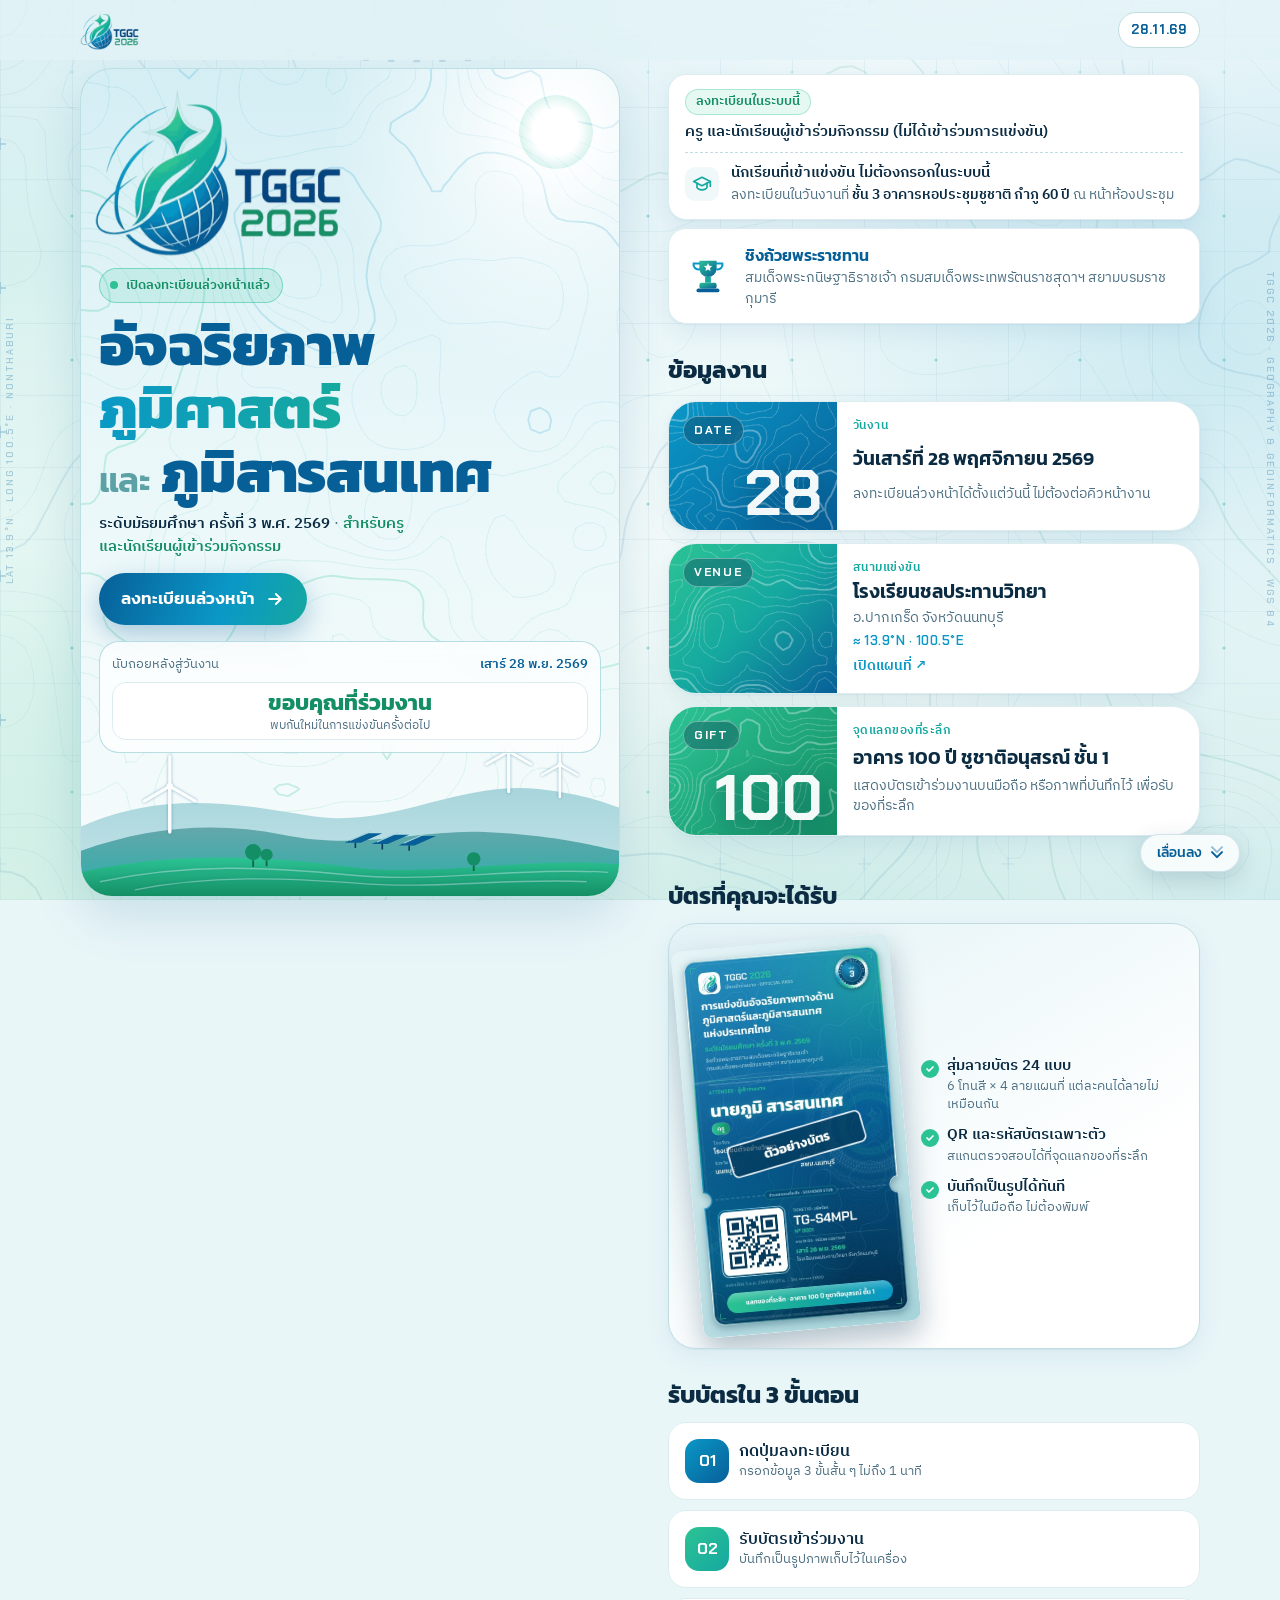
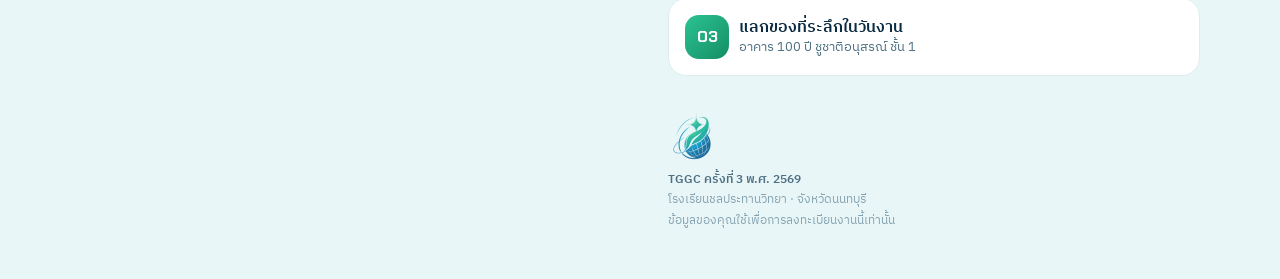
<file: public/index.html>
<!doctype html>
<html lang="th">
<head>
<meta charset="utf-8">
<meta name="viewport" content="width=device-width, initial-scale=1, viewport-fit=cover">
<title>ลงทะเบียน TGGC 2569</title>
<meta name="claude:viewport-fit-sides" content="cover">
<meta name="description" content="ลงทะเบียนล่วงหน้า สำหรับครู และนักเรียนผู้เข้าร่วมกิจกรรม (ไม่ได้เข้าร่วมการแข่งขัน) การแข่งขันอัจฉริยภาพทางด้านภูมิศาสตร์และภูมิสารสนเทศแห่งประเทศไทย ระดับมัธยมศึกษา ครั้งที่ 3 พ.ศ. 2569 · เสาร์ 28 พ.ย. 2569 ณ โรงเรียนชลประทานวิทยา จ.นนทบุรี">
<meta name="theme-color" content="#075f98">
<meta property="og:title" content="ลงทะเบียน TGGC 2569 · รับบัตรเข้าร่วมงาน">
<meta property="og:description" content="สำหรับครู และนักเรียนผู้เข้าร่วมกิจกรรม · กรอกข้อมูลไม่ถึง 1 นาที รับบัตรเข้าร่วมงานเป็นรูปภาพ นำไปแลกของที่ระลึก ณ อาคาร 100 ปี ชูชาติอนุสรณ์ ชั้น 1">
<link rel="icon" type="image/png" href="assets/logo-mark.png">
<link rel="apple-touch-icon" href="assets/logo-mark.png">
<link rel="preconnect" href="https://fonts.googleapis.com">
<link rel="preconnect" href="https://fonts.gstatic.com" crossorigin>
<link rel="stylesheet" href="https://fonts.googleapis.com/css2?family=IBM+Plex+Sans+Thai:wght@400;500;600;700&family=Chakra+Petch:wght@500;600;700&family=Kanit:wght@500;600;700;800&display=swap">
<link rel="stylesheet" href="styles.css">
</head>
<body>
<div class="ambient" aria-hidden="true">
  <canvas id="bgTopo"></canvas><i class="breeze"></i><i class="breeze b2"></i><i class="breeze b3"></i>
  <i class="marks"></i>
  <svg class="orbits" id="orbits" viewBox="0 0 400 800" preserveAspectRatio="xMidYMid slice">
    <defs>
      <path id="orbA" d="M40 180a260 70 0 1 0 520 0a260 70 0 1 0-520 0" transform="rotate(-16 300 180)"/>
      <path id="orbB" d="M-140 640a220 58 0 1 0 440 0a220 58 0 1 0-440 0" transform="rotate(14 80 640)"/>
      <radialGradient id="satGlow"><stop offset="0" stop-color="#2cc394" stop-opacity=".55"/><stop offset="1" stop-color="#2cc394" stop-opacity="0"/></radialGradient>
    </defs>
    <use href="#orbA" class="orb"/><use href="#orbB" class="orb b"/>
    <g class="sat"><circle r="9" fill="url(#satGlow)"/><rect x="-2.6" y="-2" width="5.2" height="4" rx="1" fill="#075f98"/><rect x="-9" y="-1.3" width="5.4" height="2.6" fill="#0a98c7"/><rect x="3.6" y="-1.3" width="5.4" height="2.6" fill="#0a98c7"/>
      <animateMotion dur="46s" repeatCount="indefinite" rotate="auto"><mpath href="#orbA"/></animateMotion></g>
    <g class="sat s2"><circle r="7" fill="url(#satGlow)"/><circle r="2.2" fill="#15a8a0"/>
      <animateMotion dur="64s" repeatCount="indefinite" begin="-20s"><mpath href="#orbB"/></animateMotion></g>
  </svg>
  <i class="pin" style="left:calc(50% - min(46vw, 268px));top:24%"></i><i class="pin p2" style="left:calc(50% + min(46vw, 268px));top:52%"></i><i class="pin p3" style="left:calc(50% - min(46vw, 268px));top:83%"></i>
  <span class="coord c1">LAT 13.9°N · LONG 100.5°E · NONTHABURI</span>
  <span class="coord c2">TGGC 2026 · GEOGRAPHY &amp; GEOINFORMATICS · WGS 84</span>
</div>

<div class="app">
  <!-- ===================== HOME ===================== -->
  <main class="view" id="homeView">
    <header class="topbar">
      <a class="brand" href="#home" data-go="home" aria-label="TGGC 2026 หน้าหลัก">
        <img class="brand-full" src="assets/logo-full.png" alt="TGGC 2026">
      </a>
      <span class="spacer"></span>
      <button class="mine-btn" id="myTicketBtn" type="button" hidden><svg viewBox="0 0 24 24" fill="none" stroke="currentColor" stroke-width="2" stroke-linecap="round" stroke-linejoin="round"><path d="M3 8a2 2 0 0 0 2-2h14a2 2 0 0 0 2 2v2a2 2 0 0 0 0 4v2a2 2 0 0 0-2 2H5a2 2 0 0 0-2-2v-2a2 2 0 0 0 0-4Z"/><path d="M14 6v12" stroke-dasharray="2 2.5"/></svg>บัตรของฉัน</button>
      <span class="date-pill">28.11.69</span>
    </header>

    <section class="hero" id="top">
      <canvas id="topo" aria-hidden="true"></canvas>
      <span class="sun" aria-hidden="true"></span>
      <img class="hero-logo-full rise" src="assets/logo-full.png" alt="โลโก้ TGGC 2026">

      <span class="live-chip rise d1"><span class="live-dot"></span>เปิดลงทะเบียนล่วงหน้าแล้ว</span>

      <h1 class="rise d2">
        <span>อัจฉริยภาพ</span>
        <span class="grad">ภูมิศาสตร์</span>
        <span><span class="amp">และ</span> ภูมิสารสนเทศ</span>
      </h1>
      <p class="lede rise d3"><b>ระดับมัธยมศึกษา ครั้งที่ 3 พ.ศ. 2569</b> · <b class="only-tag">สำหรับครู และนักเรียนผู้เข้าร่วมกิจกรรม</b></p>
      <a class="hero-cta rise d3" href="#register" data-go="register">ลงทะเบียนล่วงหน้า <svg viewBox="0 0 24 24" fill="none" stroke="currentColor" stroke-width="2.4" stroke-linecap="round" stroke-linejoin="round"><path d="M5 12h14M13 6l6 6-6 6"/></svg></a>


      <div class="countdown rise d4" aria-live="polite">
        <div class="countdown-head"><span>นับถอยหลังสู่วันงาน</span><b id="cdLabel">เสาร์ 28 พ.ย. 2569</b></div>
        <div class="cd-grid" id="cdGrid">
          <div class="cd-cell"><div class="cd-num" id="cdD">--</div><div class="cd-lab">วัน</div></div>
          <div class="cd-cell"><div class="cd-num" id="cdH">--</div><div class="cd-lab">ชั่วโมง</div></div>
          <div class="cd-cell"><div class="cd-num" id="cdM">--</div><div class="cd-lab">นาที</div></div>
          <div class="cd-cell"><div class="cd-num" id="cdS">--</div><div class="cd-lab">วินาที</div></div>
        </div>
      </div>

      <svg class="landscape" viewBox="0 0 400 132" aria-hidden="true">
        <defs>
          <linearGradient id="hillFar" x1="0" y1="0" x2="0" y2="1"><stop offset="0" stop-color="#a7d5db"/><stop offset="1" stop-color="#c9e7ec"/></linearGradient>
          <linearGradient id="hillMid" x1="0" y1="0" x2="0" y2="1"><stop offset="0" stop-color="#5ba1a5"/><stop offset="1" stop-color="#15a8a0"/></linearGradient>
          <linearGradient id="hillNear" x1="0" y1="0" x2="0" y2="1"><stop offset="0" stop-color="#2cc394"/><stop offset="1" stop-color="#148e64"/></linearGradient>
        </defs>
        <path d="M0 80 C60 54 110 62 170 72 C230 82 280 46 340 52 C370 55 390 62 400 66 V132 H0Z" fill="url(#hillFar)"/>
        <g stroke="#fcfdfd" stroke-linecap="round">
          <path d="M318 54 V24" stroke-width="2.4"/>
          <g class="rotor" style="transform-origin:318px 24px"><path d="M318 24 V5 M318 24 L334.5 33.5 M318 24 L301.5 33.5" stroke-width="2.2"/></g>
          <circle cx="318" cy="24" r="2.2" fill="#fcfdfd" stroke="none"/>
          <path d="M356 58 V34" stroke-width="2"/>
          <g class="rotor r2" style="transform-origin:356px 34px"><path d="M356 34 V19 M356 34 L369 41.5 M356 34 L343 41.5" stroke-width="1.8"/></g>
          <circle cx="356" cy="34" r="1.8" fill="#fcfdfd" stroke="none"/>
        </g>
        <path d="M0 98 C50 80 100 76 150 86 C210 98 250 82 300 84 C350 86 380 94 400 98 V132 H0Z" fill="url(#hillMid)" opacity="0.9"/>
        <g stroke="#fcfdfd" stroke-linecap="round">
          <path d="M66 84 V50" stroke-width="2.6"/>
          <g class="rotor r3" style="transform-origin:66px 50px"><path d="M66 50 V28 M66 50 L85 61 M66 50 L47 61" stroke-width="2.4"/></g>
          <circle cx="66" cy="50" r="2.4" fill="#fcfdfd" stroke="none"/>
        </g>
        <g>
          <path d="M196 92 l16 -7 h12 l-16 7 Z" fill="#075f98"/><path d="M200 90.4 l16 -7" stroke="#a7d5db" stroke-width="0.8"/>
          <path d="M216 93 l16 -7 h12 l-16 7 Z" fill="#075f98"/><path d="M220 91.4 l16 -7" stroke="#a7d5db" stroke-width="0.8"/>
          <path d="M236 94 l16 -7 h12 l-16 7 Z" fill="#075f98"/><path d="M240 92.4 l16 -7" stroke="#a7d5db" stroke-width="0.8"/>
          <path d="M204 92 v4 M224 93 v4 M244 94 v4" stroke="#0a3a5c" stroke-width="1.2"/>
        </g>
        <path d="M0 114 C70 98 140 102 200 110 C260 118 330 102 400 108 V132 H0Z" fill="url(#hillNear)"/>
        <g fill="none" stroke="#fcfdfd" stroke-opacity="0.35" stroke-width="1">
          <path d="M14 121 C80 107 140 110 200 116 C262 122 326 110 392 114"/>
          <path d="M40 127 C96 116 150 118 205 122 C262 127 320 118 376 121"/>
        </g>
        <g fill="#148e64"><circle cx="128" cy="99" r="6"/><circle cx="138" cy="101" r="4.5"/><circle cx="292" cy="104" r="5"/></g>
        <g stroke="#0e6a4b" stroke-width="1.4"><path d="M128 105 v5 M138 105.5 v4 M292 109 v4"/></g>
      </svg>
    </section>

    <aside class="only-note" aria-label="ผู้ที่ลงทะเบียนในระบบนี้">
      <div class="on-head"><span class="on-badge">ลงทะเบียนในระบบนี้</span><b>ครู และนักเรียนผู้เข้าร่วมกิจกรรม (ไม่ได้เข้าร่วมการแข่งขัน)</b></div>
      <div class="on-stu">
        <span class="on-ico"><svg viewBox="0 0 24 24" fill="none" stroke="currentColor" stroke-width="2" stroke-linecap="round" stroke-linejoin="round"><path d="M2 9l10-5 10 5-10 5z"/><path d="M6 11v5c0 1.5 2.7 3 6 3s6-1.5 6-3v-5M22 9v6"/></svg></span>
        <p><strong>นักเรียนที่เข้าแข่งขัน ไม่ต้องกรอกในระบบนี้</strong>ลงทะเบียนในวันงานที่ <b>ชั้น 3 อาคารหอประชุมชูชาติ กำภู 60 ปี</b> ณ หน้าห้องประชุม</p>
      </div>
    </aside>

    <div class="trophy">
      <svg viewBox="0 0 48 48" fill="none" aria-hidden="true">
        <defs><linearGradient id="tro" x1="0" y1="0" x2="1" y2="1"><stop offset="0" stop-color="#2cc394"/><stop offset="1" stop-color="#075f98"/></linearGradient></defs>
        <path d="M15 8h18v8a9 9 0 0 1-18 0V8Z" fill="url(#tro)"/>
        <path d="M15 11H9a5 5 0 0 0 6 6M33 11h6a5 5 0 0 1-6 6" stroke="#0a98c7" stroke-width="2.2" stroke-linecap="round"/>
        <path d="M21 25h6v6h-6z" fill="#15a8a0"/>
        <rect x="15" y="31" width="18" height="6" rx="2" fill="url(#tro)"/>
        <rect x="12" y="37" width="24" height="4" rx="2" fill="#075f98"/>
        <path d="M24 10.5l1.3 2.7 3 .4-2.2 2.1.5 3-2.6-1.4-2.6 1.4.5-3-2.2-2.1 3-.4z" fill="#fcfdfd"/>
      </svg>
      <p><strong>ชิงถ้วยพระราชทาน</strong>สมเด็จพระกนิษฐาธิราชเจ้า กรมสมเด็จพระเทพรัตนราชสุดาฯ สยามบรมราชกุมารี</p>
    </div>

    <div class="section-title"><h2>ข้อมูลงาน</h2><span>ปัดดูเพิ่ม →</span></div>
    <div class="rail" role="list">
      <article class="ev-card c1" role="listitem">
        <div class="ev-art"><canvas data-topo="1"></canvas><span class="tag">DATE</span><span class="big">28</span></div>
        <div class="ev-body">
          <span class="k">วันงาน</span>
          <span class="v">วันเสาร์ที่ 28 พฤศจิกายน 2569</span>
          <span class="s">ลงทะเบียนล่วงหน้าได้ตั้งแต่วันนี้ ไม่ต้องต่อคิวหน้างาน</span>
        </div>
      </article>
      <article class="ev-card c2" role="listitem">
        <div class="ev-art"><canvas data-topo="2"></canvas><span class="tag">VENUE</span></div>
        <div class="ev-body">
          <span class="k">สนามแข่งขัน</span>
          <span class="v">โรงเรียนชลประทานวิทยา</span>
          <span class="s">อ.ปากเกร็ด จังหวัดนนทบุรี</span>
          <span class="coord">≈ 13.9°N · 100.5°E</span>
          <a href="https://www.google.com/maps/search/?api=1&query=%E0%B9%82%E0%B8%A3%E0%B8%87%E0%B9%80%E0%B8%A3%E0%B8%B5%E0%B8%A2%E0%B8%99%E0%B8%8A%E0%B8%A5%E0%B8%9B%E0%B8%A3%E0%B8%B0%E0%B8%97%E0%B8%B2%E0%B8%99%E0%B8%A7%E0%B8%B4%E0%B8%97%E0%B8%A2%E0%B8%B2" target="_blank" rel="noopener">เปิดแผนที่ ↗</a>
        </div>
      </article>
      <article class="ev-card c3" role="listitem">
        <div class="ev-art"><canvas data-topo="3"></canvas><span class="tag">GIFT</span><span class="big">100</span></div>
        <div class="ev-body">
          <span class="k">จุดแลกของที่ระลึก</span>
          <span class="v">อาคาร 100 ปี ชูชาติอนุสรณ์ ชั้น 1</span>
          <span class="s">แสดงบัตรเข้าร่วมงานบนมือถือ หรือภาพที่บันทึกไว้ เพื่อรับของที่ระลึก</span>
        </div>
      </article>
    </div>

    <div class="section-title"><h2>บัตรที่คุณจะได้รับ</h2></div>
    <div class="teaser">
      <div class="teaser-img" id="teaserStack" role="img" aria-label="ตัวอย่างลายบัตรเข้าร่วมงานหลายแบบ"></div>
      <ul class="teaser-list">
        <li><b>สุ่มลายบัตร 24 แบบ</b><span>6 โทนสี × 4 ลายแผนที่ แต่ละคนได้ลายไม่เหมือนกัน</span></li>
        <li><b>QR และรหัสบัตรเฉพาะตัว</b><span>สแกนตรวจสอบได้ที่จุดแลกของที่ระลึก</span></li>
        <li><b>บันทึกเป็นรูปได้ทันที</b><span>เก็บไว้ในมือถือ ไม่ต้องพิมพ์</span></li>
      </ul>
    </div>

    <div class="section-title"><h2>รับบัตรใน 3 ขั้นตอน</h2></div>
    <ol class="steps">
      <li><span class="n">01</span><div><b>กดปุ่มลงทะเบียน</b><small>กรอกข้อมูล 3 ขั้นสั้น ๆ ไม่ถึง 1 นาที</small></div></li>
      <li><span class="n">02</span><div><b>รับบัตรเข้าร่วมงาน</b><small>บันทึกเป็นรูปภาพเก็บไว้ในเครื่อง</small></div></li>
      <li><span class="n">03</span><div><b>แลกของที่ระลึกในวันงาน</b><small>อาคาร 100 ปี ชูชาติอนุสรณ์ ชั้น 1</small></div></li>
    </ol>

    <footer class="foot">
      <span class="logo-mark" data-logo aria-hidden="true"></span>
      <div><b>TGGC ครั้งที่ 3 พ.ศ. 2569</b><br>
      โรงเรียนชลประทานวิทยา · จังหวัดนนทบุรี<br>
      ข้อมูลของคุณใช้เพื่อการลงทะเบียนงานนี้เท่านั้น</div>
    </footer>
  </main>

  <!-- ===================== REGISTER ===================== -->
  <section class="view reg-view" id="registerView" hidden>
    <header class="appbar">
      <button class="icon-btn" id="regBack" type="button" aria-label="ย้อนกลับ"><svg viewBox="0 0 24 24" fill="none" stroke="currentColor" stroke-width="2.4" stroke-linecap="round" stroke-linejoin="round"><path d="M15 5l-7 7 7 7"/></svg></button>
      <div class="appbar-title"><b>ลงทะเบียนเข้าร่วมงาน</b><small id="stepTxt">ขั้นที่ 1 จาก 3</small></div>
      <span class="logo-mark appbar-logo" data-logo aria-hidden="true"></span>
    </header>

    <ol class="stepper" id="stepper">
      <li data-s="1"><i>1</i><span>ผู้เข้าร่วม</span></li>
      <li data-s="2"><i>2</i><span>หน่วยงาน</span></li>
      <li data-s="3"><i>3</i><span>ยืนยัน</span></li>
    </ol>

    <form class="reg-form" id="regForm" novalidate autocomplete="on">
      <fieldset class="step" data-step="1" aria-labelledby="s1h">
        <div class="step-head"><h1 id="s1h">ข้อมูลผู้เข้าร่วม</h1><p>ชื่อและตำแหน่งจะพิมพ์ลงบนบัตรตามที่กรอก</p></div>
        <p class="only-strip"><span class="on-badge">ครู · นักเรียนผู้เข้าร่วมกิจกรรม</span>นักเรียนที่เข้าแข่งขันไม่ต้องกรอก · ลงทะเบียนวันงานที่ชั้น 3 อาคารหอประชุมชูชาติ กำภู 60 ปี (หน้าห้องประชุม)</p>
        <div class="step-body">

        <div class="field" data-key="prefix">
          <span class="label" id="prefixLab">คำนำหน้า <span class="req">*</span></span>
          <div class="chips" role="radiogroup" aria-labelledby="prefixLab">
            <label class="chip"><input type="radio" name="prefix" value="นาย"><span>นาย</span></label>
            <label class="chip"><input type="radio" name="prefix" value="นาง"><span>นาง</span></label>
            <label class="chip"><input type="radio" name="prefix" value="นางสาว"><span>นางสาว</span></label>
            <label class="chip"><input type="radio" name="prefix" value="ดร."><span>ดร.</span></label>
            <label class="chip"><input type="radio" name="prefix" value="__other"><span>อื่น ๆ</span></label>
          </div>
          <input class="input other-input" id="prefixOther" name="prefixOther" type="text" placeholder="ระบุคำนำหน้า เช่น ว่าที่ร้อยตรี" maxlength="40" hidden>
          <span class="err">กรุณาเลือกคำนำหน้า</span>
        </div>

        <div class="field" data-key="first">
          <label for="first">ชื่อ <span class="req">*</span></label>
          <input class="input" id="first" name="first" type="text" autocomplete="given-name" placeholder="ชื่อจริง" maxlength="60" enterkeyhint="next">
          <span class="err">กรุณากรอกชื่อ</span>
        </div>

        <div class="field" data-key="last">
          <label for="last">นามสกุล <span class="req">*</span></label>
          <input class="input" id="last" name="last" type="text" autocomplete="family-name" placeholder="นามสกุล" maxlength="60" enterkeyhint="next">
          <span class="err">กรุณากรอกนามสกุล</span>
        </div>

        <div class="field" data-key="position">
          <label for="position">ตำแหน่ง <span class="req">*</span></label>
          <div class="chips" data-fill="position">
            <button class="chip-btn" type="button">ครู</button>
            <button class="chip-btn" type="button">ครูผู้ช่วย</button>
            <button class="chip-btn" type="button">ผู้อำนวยการ</button>
            <button class="chip-btn" type="button">รองผู้อำนวยการ</button>
            <button class="chip-btn" type="button">ศึกษานิเทศก์</button>
            <button class="chip-btn" type="button">นักเรียนผู้เข้าร่วมกิจกรรม (ไม่ได้เข้าร่วมการแข่งขัน)</button>
          </div>
          <input class="input" id="position" name="position" type="text" autocomplete="organization-title" placeholder="เลือกด้านบน หรือพิมพ์ตำแหน่ง" maxlength="80" enterkeyhint="next">
          <span class="err" id="posErr">กรุณาระบุตำแหน่ง</span>
        </div>

        <div class="field" data-key="phone">
          <label for="phone">หมายเลขโทรศัพท์ <span class="req">*</span></label>
          <div class="tel-wrap">
            <span class="cc">TH</span>
            <input class="input" id="phone" name="phone" type="tel" inputmode="numeric" autocomplete="tel-national" placeholder="08X-XXX-XXXX" maxlength="12" enterkeyhint="next">
          </div>
          <span class="err">กรุณากรอกเบอร์โทร 9–10 หลัก ขึ้นต้นด้วย 0</span>
        </div>
        </div>
      </fieldset>

      <fieldset class="step" data-step="2" aria-labelledby="s2h" hidden>
        <div class="step-head"><h1 id="s2h">หน่วยงาน</h1><p>โรงเรียนและสังกัดของคุณ</p></div>
        <div class="step-body">

        <div class="field" data-key="school">
          <label for="school">โรงเรียน <span class="req">*</span></label>
          <input class="input" id="school" name="school" type="text" autocomplete="organization" placeholder="เช่น ชลประทานวิทยา" maxlength="120" enterkeyhint="next">
          <span class="err">กรุณากรอกชื่อโรงเรียน</span>
        </div>

        <div class="field" data-key="province">
          <label for="province">จังหวัด <span class="req">*</span></label>
          <div class="select-wrap">
            <select class="input" id="province" name="province" required>
              <option value="" disabled selected>เลือกจังหวัด</option>
            </select>
          </div>
          <span class="err">กรุณาเลือกจังหวัด</span>
        </div>

        <div class="field" data-key="affiliation">
          <label for="affiliation">สังกัด <span class="req">*</span><span class="hint">เช่น สพม.นนทบุรี</span></label>
          <div class="chips" data-fill="affiliation" id="affChips">
            <button class="chip-btn suggest" type="button" id="affSuggest">สพม.นนทบุรี</button>
            <button class="chip-btn" type="button">สช. (เอกชน)</button>
            <button class="chip-btn" type="button">อบจ.</button>
            <button class="chip-btn" type="button">มหาวิทยาลัย / สาธิต</button>
            <button class="chip-btn" type="button">กรุงเทพมหานคร</button>
          </div>
          <input class="input" id="affiliation" name="affiliation" type="text" placeholder="พิมพ์สังกัด" maxlength="80" enterkeyhint="done">
          <span class="err">กรุณาระบุสังกัด</span>
        </div>

        </div>
      </fieldset>

      <fieldset class="step" data-step="3" aria-labelledby="s3h" hidden>
        <div class="step-head"><h1 id="s3h">ตรวจสอบข้อมูล</h1><p>ข้อมูลนี้จะพิมพ์ลงบนบัตรเข้าร่วมงาน</p></div>
        <div class="step-body">
          <div class="review" id="review"></div>
        <label class="consent" id="consentBox">
          <input type="checkbox" id="consent" name="consent">
          <span>ยินยอมให้ผู้จัดงานใช้ข้อมูลนี้เพื่อการลงทะเบียนและการแลกของที่ระลึกในงานนี้เท่านั้น</span>
        </label>
        </div>
      </fieldset>

      <div class="hp" aria-hidden="true"><label>Website<input type="text" name="website" id="website" tabindex="-1" autocomplete="off"></label></div>
      <div class="form-error" id="formError" hidden></div>
    </form>
  </section>

  <!-- ===================== TICKET ===================== -->
  <section class="view ticket-view" id="ticketView" hidden>
    <header class="appbar">
      <button class="icon-btn" type="button" data-go="home" aria-label="กลับหน้าหลัก"><svg viewBox="0 0 24 24" fill="none" stroke="currentColor" stroke-width="2.4" stroke-linecap="round" stroke-linejoin="round"><path d="M15 5l-7 7 7 7"/></svg></button>
      <div class="appbar-title"><b>บัตรเข้าร่วมงาน</b><small>TGGC ครั้งที่ 3 · 28 พ.ย. 2569</small></div>
      <span class="logo-mark appbar-logo" data-logo aria-hidden="true"></span>
    </header>

    <div class="tv-head">
      <span class="sync" id="syncPill"><i></i><span id="syncTxt">กำลังบันทึก…</span></span>
      <h2 id="tvTitle">ออกบัตรสำเร็จ</h2>
      <p>บันทึกภาพบัตรนี้ไว้ แล้วแสดงที่จุดแลกของที่ระลึกในวันงาน</p>
    </div>

    <div class="ticket-stage">
      <span class="spark s1" aria-hidden="true"></span><span class="spark s2" aria-hidden="true"></span><span class="spark s3" aria-hidden="true"></span><span class="spark s4" aria-hidden="true"></span>
      <div class="ticket-tilt" id="ticketTilt">
        <img id="ticketImg" alt="บัตรเข้าร่วมงาน TGGC 2026">
        <div class="holo" aria-hidden="true"></div>
      </div>
    </div>
    <p class="design-note" id="designNote"></p>
    <p class="longpress">กดค้างที่บัตรเพื่อบันทึกรูปได้เช่นกัน</p>

    <div class="where">
      <svg viewBox="0 0 44 44" fill="none" aria-hidden="true"><rect x="6" y="16" width="32" height="22" rx="4" fill="#2cc394"/><rect x="4" y="11" width="36" height="8" rx="3" fill="#148e64"/><path d="M22 11v27" stroke="#fcfdfd" stroke-width="3"/><path d="M22 11c-3-6-10-6-10-1 0 3 6 2 10 1Zm0 0c3-6 10-6 10-1 0 3-6 2-10 1Z" fill="#0a98c7"/></svg>
      <p><strong>จุดแลกของที่ระลึก</strong>อาคาร 100 ปี ชูชาติอนุสรณ์ ชั้น 1 · โรงเรียนชลประทานวิทยา</p>
    </div>

    <div class="tv-actions">
      <button class="linkish" id="editBtn" type="button">แก้ไขข้อมูลบัตร</button>
      <button class="linkish" id="newBtn" type="button">ลงทะเบียนให้ผู้อื่น</button>
    </div>
  </section>
</div>

<!-- bottom dock: one per view -->
<div class="dock" id="dock">
  <div class="dock-inner" id="dockHome">
    <button class="btn ghost" id="dockMine" type="button" aria-label="บัตรของฉัน" hidden><svg viewBox="0 0 24 24" fill="none" stroke="currentColor" stroke-width="2" stroke-linecap="round" stroke-linejoin="round"><path d="M3 8a2 2 0 0 0 2-2h14a2 2 0 0 0 2 2v2a2 2 0 0 0 0 4v2a2 2 0 0 0-2 2H5a2 2 0 0 0-2-2v-2a2 2 0 0 0 0-4Z"/><path d="M14 6v12" stroke-dasharray="2 2.5"/></svg></button>
    <a class="btn" href="#register" data-go="register"><span>ลงทะเบียนรับบัตร</span><svg viewBox="0 0 24 24" fill="none" stroke="currentColor" stroke-width="2.2" stroke-linecap="round" stroke-linejoin="round"><path d="M5 12h14M13 6l6 6-6 6"/></svg></a>
  </div>
  <div class="dock-inner" id="dockReg" hidden>
    <button class="btn ghost" id="prevBtn" type="button" aria-label="ขั้นก่อนหน้า" hidden><svg viewBox="0 0 24 24" fill="none" stroke="currentColor" stroke-width="2.4" stroke-linecap="round" stroke-linejoin="round"><path d="M15 5l-7 7 7 7"/></svg></button>
    <button class="btn" id="nextBtn" type="button"><span id="nextTxt">ถัดไป</span><svg viewBox="0 0 24 24" fill="none" stroke="currentColor" stroke-width="2.2" stroke-linecap="round" stroke-linejoin="round"><path d="M5 12h14M13 6l6 6-6 6"/></svg></button>
  </div>
  <div class="dock-inner" id="dockTicket" hidden>
    <button class="btn green" id="saveBtn" type="button">
      <svg viewBox="0 0 24 24" fill="none" stroke="currentColor" stroke-width="2.2" stroke-linecap="round" stroke-linejoin="round"><path d="M12 4v11M7 10l5 5 5-5M5 20h14"/></svg>
      บันทึกบัตรเป็นรูปภาพ
    </button>
    <button class="btn ghost" id="shareBtn" type="button" aria-label="แชร์บัตร" hidden>
      <svg viewBox="0 0 24 24" fill="none" stroke="currentColor" stroke-width="2.2" stroke-linecap="round" stroke-linejoin="round"><circle cx="18" cy="5" r="3"/><circle cx="6" cy="12" r="3"/><circle cx="18" cy="19" r="3"/><path d="M8.6 13.5l6.8 4M15.4 6.5l-6.8 4"/></svg>
    </button>
  </div>
</div>

<button class="scroll-cue" id="scrollCue" type="button" aria-label="เลื่อนลงดูเนื้อหาด้านล่าง">
  <span>เลื่อนลง</span>
  <svg viewBox="0 0 24 24" fill="none" stroke="currentColor" stroke-width="2.4" stroke-linecap="round" stroke-linejoin="round"><path class="c2" d="M6 5l6 6 6-6"/><path d="M6 11l6 6 6-6"/></svg>
</button>
<div class="toast" id="toast" role="status"></div>
<canvas id="confetti" aria-hidden="true"></canvas>

<script src="vendor/qrcode.js"></script>
<script src="config.js"></script>
<script src="app.js"></script>
</body>
</html>
</file>
<file: public/styles.css>
/* Layout: one phone-width column (max 520px) that reads like an app:
   deep-ocean hero stage → event cards rail → steps → form → sticky dock. Ticket view replaces it after submit.
   Single light look on purpose: the official TGGC 2026 palette (navy · sea blue · teal · mint · green · mist · white). */
:root {
  /* official palette */
  --navy: #075f98;
  --sea: #0a98c7;
  --teal: #15a8a0;
  --mint: #2cc394;
  --green: #148e64;
  --lteal: #5ba1a5;
  --mist: #a7d5db;
  --white: #fcfdfd;
  /* derived neutrals (biased toward the navy) */
  --ink: #0a2b42;
  --deep: #04324f;
  --muted: #4d7083;
  --dim: #86a4b1;
  --line: #dcecef;
  --line-strong: #bfdce1;
  --surface: #ffffff;
  --tint: #f0f8f9;
  --danger: #d93d4a;

  --f-display: "Kanit", "Noto Sans Thai", "Leelawadee UI", Tahoma, sans-serif;
  --f-body: "IBM Plex Sans Thai", "Noto Sans Thai", "Leelawadee UI", Tahoma, system-ui, sans-serif;
  --f-tech: "Chakra Petch", "Kanit", ui-monospace, monospace;

  --r-lg: 28px;
  --r-md: 18px;
  --r-sm: 12px;
  --dock-h: 84px;
  --shadow: 0 1px 2px rgba(7, 95, 152, 0.06), 0 8px 24px rgba(7, 95, 152, 0.08);
  color-scheme: light;
}

* { box-sizing: border-box; }
[hidden] { display: none !important; }
html { -webkit-text-size-adjust: 100%; scroll-behavior: smooth; }
html { background: #e9f6f8; }
body { background: transparent; } /* the .ambient layer (z-index -1) paints the page */
body {
  margin: 0;
  color: var(--ink);
  font-family: var(--f-body);
  font-size: 16px;
  line-height: 1.6;
  -webkit-font-smoothing: antialiased;
  -webkit-tap-highlight-color: transparent;
  overflow-x: hidden;
}
body::before {
  content: "";
  position: fixed;
  inset: 0 0 auto;
  height: env(safe-area-inset-top, 0px);
  z-index: 50;
  background: #e2f2f6;
}
img { max-width: 100%; display: block; }
button, input, select { font: inherit; color: inherit; }
a { color: var(--sea); }
:focus-visible { outline: 2px solid var(--sea); outline-offset: 3px; }

.app {
  position: relative;
  max-width: 520px;
  margin: 0 auto;
  padding-left: max(16px, env(safe-area-inset-left, 0px));
  padding-right: max(16px, env(safe-area-inset-right, 0px));
  padding-bottom: calc(var(--dock-h) + env(safe-area-inset-bottom, 0px) + 24px);
}

.ambient {
  position: fixed;
  inset: 0;
  z-index: -1;
  pointer-events: none;
  overflow: hidden;
  background:
    radial-gradient(90% 50% at 85% -5%, rgba(255, 255, 255, 0.95), rgba(255, 255, 255, 0) 60%),
    radial-gradient(70% 40% at 0% 30%, rgba(44, 195, 148, 0.10), transparent 70%),
    radial-gradient(80% 45% at 100% 100%, rgba(10, 152, 199, 0.10), transparent 70%),
    linear-gradient(180deg, #dcf0f5 0%, #e9f6f8 32%, #f2faf9 62%, #e6f5f0 100%);
}
/* lat/long graticule, like the frame of a map sheet */
.ambient::before {
  content: "";
  position: absolute; inset: 0;
  background:
    repeating-linear-gradient(0deg, rgba(7, 95, 152, 0.06) 0 1px, transparent 1px 72px),
    repeating-linear-gradient(90deg, rgba(7, 95, 152, 0.06) 0 1px, transparent 1px 72px);
  -webkit-mask-image: radial-gradient(140% 100% at 50% 40%, #000 40%, rgba(0, 0, 0, 0.35) 100%);
          mask-image: radial-gradient(140% 100% at 50% 40%, #000 40%, rgba(0, 0, 0, 0.35) 100%);
}
/* survey "+" marks on every other grid crossing, like a printed map sheet */
.ambient .marks {
  position: absolute; inset: 0;
  background-image: url("data:image/svg+xml,%3Csvg xmlns='http://www.w3.org/2000/svg' width='144' height='144'%3E%3Cpath d='M0 -6V6M-6 0H6M144 -6V6M138 0H150M0 138V150M-6 144H6M144 138V150M138 144H150' stroke='%23075f98' stroke-opacity='.28' stroke-width='1.4'/%3E%3Ccircle cx='72' cy='72' r='1.6' fill='%2315a8a0' fill-opacity='.35'/%3E%3C/svg%3E");
  background-size: 144px 144px;
  -webkit-mask-image: linear-gradient(180deg, transparent 0%, #000 18%, #000 85%, transparent 100%);
          mask-image: linear-gradient(180deg, transparent 0%, #000 18%, #000 85%, transparent 100%);
}
.ambient .orbits { position: absolute; inset: 0; width: 100%; height: 100%; }
.ambient .orb { fill: none; stroke: rgba(7, 95, 152, 0.16); stroke-width: 1; stroke-dasharray: 2 6; }
.ambient .orb.b { stroke: rgba(21, 168, 160, 0.16); }
.ambient .sat { opacity: 0.55; }
/* location pins with a slow ripple */
.ambient .pin {
  position: absolute; width: 8px; height: 8px; margin: -4px 0 0 -4px; border-radius: 50%;
  background: var(--mint); box-shadow: 0 0 0 3px rgba(44, 195, 148, 0.18); opacity: 0.7;
}
.ambient .pin::after {
  content: ""; position: absolute; inset: -4px; border-radius: 50%; border: 1.5px solid rgba(44, 195, 148, 0.55);
  animation: ripple 3.6s ease-out infinite;
}
.ambient .pin.p2 { background: var(--sea); box-shadow: 0 0 0 3px rgba(10, 152, 199, 0.16); }
.ambient .pin.p2::after { border-color: rgba(10, 152, 199, 0.5); animation-delay: 1.2s; }
.ambient .pin.p3::after { animation-delay: 2.4s; }
@keyframes ripple { from { transform: scale(0.6); opacity: 1; } to { transform: scale(4.2); opacity: 0; } }
/* map-sheet margin text */
.ambient .coord {
  position: absolute; font-family: var(--f-tech); font-size: 9.5px; font-weight: 600; letter-spacing: 0.22em;
  color: rgba(7, 95, 152, 0.28); white-space: nowrap;
}
.ambient .coord.c1 { left: 3px; top: 50%; transform-origin: 0 0; transform: rotate(-90deg) translate(-50%, 0); }
.ambient .coord.c2 { right: 3px; top: 50%; transform-origin: 100% 0; transform: rotate(90deg) translate(50%, 0); }
#bgTopo { position: absolute; inset: 0; width: 100%; height: 100%; }
.ambient .breeze {
  position: absolute; width: 70vmax; height: 70vmax; border-radius: 50%;
  background: radial-gradient(closest-side, rgba(44, 195, 148, 0.16), rgba(44, 195, 148, 0));
  left: -25vmax; top: 35%;
  animation: breeze 26s ease-in-out infinite alternate;
}
.ambient .breeze.b2 {
  background: radial-gradient(closest-side, rgba(10, 152, 199, 0.14), rgba(10, 152, 199, 0));
  left: auto; right: -30vmax; top: -10%;
  animation-duration: 32s; animation-direction: alternate-reverse;
}
.ambient .breeze.b3 {
  width: 55vmax; height: 55vmax; left: 30%; top: 70%;
  background: radial-gradient(closest-side, rgba(21, 168, 160, 0.12), rgba(21, 168, 160, 0));
  animation-duration: 38s;
}
@keyframes breeze { from { transform: translate(0, 0); } to { transform: translate(12vmax, -6vmax); } }

/* ---------- logo ---------- */
.logo-mark svg, .logo-mark img { width: 100%; height: 100%; display: block; }
.wordmark { font-family: var(--f-tech); font-weight: 700; line-height: 0.95; letter-spacing: 0.02em; }
.wordmark .w1 { color: var(--navy); display: block; }
.wordmark .w2 { color: var(--green); display: block; }

/* ---------- top bar ---------- */
.topbar {
  position: sticky;
  top: env(safe-area-inset-top, 0px);
  z-index: 40;
  display: flex;
  align-items: center;
  gap: 10px;
  padding-block: 10px;
  background: rgba(226, 242, 246, 0.78);
  box-shadow: 0 0 0 100vmax rgba(226, 242, 246, 0.78); clip-path: inset(0 -100vmax); /* full-bleed tint, no white box */
  -webkit-backdrop-filter: blur(14px);
          backdrop-filter: blur(14px);
}
.brand { display: flex; align-items: center; gap: 8px; text-decoration: none; min-width: 0; }
.brand .logo-mark { width: 40px; height: 40px; flex: none; }
.brand-full { height: 40px; width: auto; display: block; }
.brand .wordmark { font-size: 17px; }
.topbar .spacer { flex: 1; }
.date-pill {
  font-family: var(--f-tech);
  font-weight: 700;
  font-size: 13px;
  letter-spacing: 0.06em;
  padding: 7px 12px;
  border-radius: 999px;
  color: var(--navy);
  border: 1px solid var(--line-strong);
  background: var(--surface);
  white-space: nowrap;
}
.mine-btn {
  display: inline-flex; align-items: center; gap: 6px;
  border: 0;
  cursor: pointer;
  font-weight: 600;
  font-size: 13px;
  padding: 8px 12px;
  border-radius: 999px;
  color: #fff;
  background: linear-gradient(120deg, var(--green), var(--mint));
  white-space: nowrap;
}

/* ---------- hero: light sky, clean-energy landscape ---------- */
.hero {
  position: relative;
  overflow: hidden;
  margin-top: 4px;
  padding: 18px 18px 0;
  border-radius: 32px;
  color: var(--ink);
  background:
    radial-gradient(60% 45% at 88% 6%, rgba(255, 255, 255, 1), rgba(255, 255, 255, 0) 70%),
    linear-gradient(180deg, #d4eef4 0%, #e9f7f9 45%, #f6fbfb 100%);
  border: 1px solid rgba(167, 213, 219, 0.7);
  box-shadow: 0 20px 50px rgba(7, 95, 152, 0.14);
  isolation: isolate;
}
#topo { position: absolute; inset: 0; width: 100%; height: 100%; z-index: -1; opacity: 0.9; }
.sun {
  position: absolute; right: 26px; top: 26px; z-index: -1;
  width: 74px; height: 74px; border-radius: 50%;
  background: radial-gradient(circle, #ffffff 0 45%, rgba(255, 255, 255, 0.6) 46%, rgba(44, 195, 148, 0.14) 70%, rgba(44, 195, 148, 0) 72%);
  box-shadow: 0 0 60px 20px rgba(255, 255, 255, 0.85);
}
.hero-logo-full { display: block; width: min(64%, 250px); height: auto; margin-left: -6px; }

.live-chip {
  margin-top: 10px;
  display: inline-flex; align-items: center; gap: 8px;
  font-size: 13px; font-weight: 600;
  padding: 6px 12px 6px 10px;
  border-radius: 999px;
  background: rgba(44, 195, 148, 0.14);
  border: 1px solid rgba(44, 195, 148, 0.5);
  color: var(--green);
}
.live-dot { width: 8px; height: 8px; border-radius: 50%; background: var(--mint); animation: pulse 1.8s infinite; }
@keyframes pulse { 0% { box-shadow: 0 0 0 0 rgba(44, 195, 148, 0.7); } 70% { box-shadow: 0 0 0 10px rgba(44, 195, 148, 0); } 100% { box-shadow: 0 0 0 0 rgba(44, 195, 148, 0); } }

.hero h1 {
  margin: 10px 0 0;
  font-family: var(--f-display);
  font-weight: 800;
  font-size: clamp(36px, 11vw, 58px);
  line-height: 1.1;
  letter-spacing: -0.01em;
  color: var(--navy);
  text-wrap: balance;
}
.hero h1 > span { display: block; }
.hero h1 .grad {
  background: linear-gradient(100deg, var(--sea) 0%, var(--teal) 45%, var(--mint) 100%);
  -webkit-background-clip: text; background-clip: text;
  color: transparent;
}
.hero h1 .amp { font-weight: 600; color: var(--lteal); font-size: 0.6em; }
.hero .lede { margin: 8px 0 0; color: var(--muted); font-size: 15px; line-height: 1.55; max-width: 36ch; }
.hero .lede b { color: var(--ink); font-weight: 600; }

.countdown {
  position: relative;
  margin-top: 16px;
  padding: 12px;
  border-radius: 20px;
  background: rgba(255, 255, 255, 0.72);
  border: 1px solid rgba(167, 213, 219, 0.8);
  -webkit-backdrop-filter: blur(8px);
          backdrop-filter: blur(8px);
}
.countdown-head { display: flex; justify-content: space-between; align-items: baseline; gap: 8px; font-size: 13px; color: var(--muted); }
.countdown-head b { color: var(--navy); font-weight: 600; }
.cd-grid { margin-top: 8px; display: grid; grid-template-columns: repeat(4, 1fr); gap: 8px; }
.cd-cell { text-align: center; padding: 8px 4px 4px; border-radius: 14px; background: var(--surface); border: 1px solid var(--line); }
.cd-num { font-family: var(--f-tech); font-weight: 700; font-size: clamp(24px, 8vw, 32px); line-height: 1.1; font-variant-numeric: tabular-nums; color: var(--navy); }
.cd-cell:first-child .cd-num { color: var(--green); }
.cd-lab { font-size: 12px; color: var(--muted); }

/* landscape: hills with contour lines, wind turbines, solar panels */
.landscape { position: relative; z-index: 0; display: block; width: calc(100% + 36px); height: auto; margin: -34px -18px 0; }
.landscape g[stroke="#fcfdfd"] { filter: drop-shadow(0 0 1.2px rgba(7, 95, 152, 0.45)); }
.countdown { z-index: 1; }
.landscape .rotor { transform-box: view-box; animation: spin 6s linear infinite; }
.landscape .rotor.r2 { animation-duration: 8s; }
.landscape .rotor.r3 { animation-duration: 5s; }

/* teachers-only notice */
.lede b.only-tag { color: var(--green); font-weight: 600; }
.on-badge {
  display: inline-flex; align-items: center; flex: none; padding: 2px 10px; border-radius: 999px;
  font-weight: 600; font-size: 12.5px; color: var(--green);
  background: rgba(44, 195, 148, 0.12); border: 1px solid rgba(44, 195, 148, 0.32);
}
.only-note {
  margin-top: 14px; padding: 14px 16px; border-radius: var(--r-md); display: grid; gap: 10px;
  background: var(--surface); border: 1px solid var(--line); box-shadow: var(--shadow);
}
.on-head { display: flex; flex-wrap: wrap; align-items: center; gap: 6px 10px; }
.on-head b { font-weight: 600; font-size: 15px; color: var(--ink); line-height: 1.4; }
.on-stu { display: grid; grid-template-columns: 34px 1fr; gap: 12px; align-items: center; padding-top: 10px; border-top: 1px dashed var(--line-strong); }
.on-ico { width: 34px; height: 34px; border-radius: 10px; display: grid; place-items: center; color: var(--teal); background: var(--tint); }
.on-ico svg { width: 20px; height: 20px; }
.on-stu p { margin: 0; font-size: 13.5px; line-height: 1.5; color: var(--muted); }
.on-stu p strong { display: block; font-weight: 600; font-size: 14.5px; color: var(--ink); }
.on-stu p b { font-weight: 600; color: var(--ink); }
.only-strip { display: flex; flex-wrap: wrap; align-items: center; gap: 6px 10px; margin: 12px 0 0; padding: 9px 12px; border-radius: 14px;
  background: var(--tint); border: 1px solid var(--line); font-size: 13px; line-height: 1.45; color: var(--muted); }

/* royal trophy */
.trophy {
  margin-top: 14px;
  display: grid;
  grid-template-columns: 46px 1fr;
  gap: 14px;
  align-items: center;
  padding: 14px 16px;
  border-radius: var(--r-md);
  background: var(--surface);
  border: 1px solid var(--line);
  box-shadow: var(--shadow);
}
.trophy svg { width: 46px; height: 46px; }
.trophy p { margin: 0; font-size: 14px; line-height: 1.5; color: var(--muted); min-width: 0; }
.trophy p strong { display: block; font-family: var(--f-display); font-weight: 600; font-size: 16px; color: var(--navy); }

/* ---------- section titles ---------- */
.section-title {
  display: flex; align-items: baseline; justify-content: space-between; gap: 12px;
  margin: 32px 0 12px;
}
.section-title h2 { margin: 0; font-family: var(--f-display); font-weight: 700; font-size: 24px; line-height: 1.2; color: var(--ink); text-wrap: balance; }
.section-title span { font-size: 13px; color: var(--muted); white-space: nowrap; }
.section-title .req { color: var(--danger); font-weight: 700; }

/* ---------- event cards rail ---------- */
.rail {
  display: grid;
  grid-auto-flow: column;
  grid-auto-columns: 82%;
  gap: 12px;
  overflow-x: auto;
  scroll-snap-type: x mandatory;
  margin-inline: -16px;
  padding: 4px 16px 14px;
  scrollbar-width: none;
}
.rail::-webkit-scrollbar { display: none; }
.ev-card {
  scroll-snap-align: start;
  position: relative;
  overflow: hidden;
  border-radius: var(--r-lg);
  border: 1px solid var(--line);
  background: var(--surface);
  box-shadow: var(--shadow);
  display: flex;
  flex-direction: column;
}
.ev-art { position: relative; height: 108px; overflow: hidden; }
.ev-art canvas { position: absolute; inset: 0; width: 100%; height: 100%; }
.ev-art .tag {
  position: absolute; left: 14px; top: 14px;
  font-family: var(--f-tech); font-size: 12px; font-weight: 700; letter-spacing: 0.14em;
  padding: 4px 10px; border-radius: 999px;
  color: #fff;
  background: rgba(4, 50, 79, 0.35); border: 1px solid rgba(255, 255, 255, 0.35);
  -webkit-backdrop-filter: blur(6px); backdrop-filter: blur(6px);
}
.ev-art .big {
  position: absolute; right: 14px; bottom: 4px;
  font-family: var(--f-tech); font-weight: 700; font-size: 64px; line-height: 1;
  color: rgba(255, 255, 255, 0.95);
  text-shadow: 0 6px 24px rgba(4, 50, 79, 0.35);
}
.ev-card.c1 .ev-art { background: linear-gradient(135deg, var(--sea), var(--navy)); }
.ev-card.c2 .ev-art { background: linear-gradient(135deg, var(--mint), var(--teal) 50%, var(--navy)); }
.ev-card.c3 .ev-art { background: linear-gradient(135deg, var(--mint), var(--green)); }
.ev-body { padding: 14px 16px 16px; display: grid; gap: 3px; }
.ev-body .k { font-size: 12px; font-weight: 600; color: var(--teal); letter-spacing: 0.04em; }
.ev-body .v { font-family: var(--f-display); font-weight: 600; font-size: 19px; line-height: 1.3; color: var(--ink); }
.ev-body .s { font-size: 14px; color: var(--muted); line-height: 1.45; }
.ev-body .coord { font-family: var(--f-tech); font-size: 13px; font-weight: 600; color: var(--sea); letter-spacing: 0.04em; }
.ev-body a { font-size: 14px; font-weight: 600; text-decoration: none; }

/* ---------- steps ---------- */
.steps { list-style: none; margin: 0; padding: 0; display: grid; gap: 10px; }
.steps li {
  display: grid; grid-template-columns: 44px 1fr; gap: 14px; align-items: center;
  padding: 12px 14px;
  border-radius: var(--r-md);
  background: var(--surface);
  border: 1px solid var(--line);
}
.steps .n {
  width: 44px; height: 44px; border-radius: 14px;
  display: grid; place-items: center;
  font-family: var(--f-tech); font-weight: 700; font-size: 16px;
  color: #fff;
  background: linear-gradient(135deg, var(--sea), var(--navy));
}
.steps li:nth-child(2) .n { background: linear-gradient(135deg, var(--mint), var(--teal)); }
.steps li:nth-child(3) .n { background: linear-gradient(135deg, var(--mint), var(--green)); }
.steps b { display: block; font-weight: 600; font-size: 16px; line-height: 1.35; }
.steps small { display: block; font-size: 13px; color: var(--muted); line-height: 1.45; }

/* ---------- form ---------- */
fieldset { border: 0; margin: 0; padding: 0; min-width: 0; }
.group { margin-top: 22px; display: grid; gap: 16px; }
.group-label {
  display: flex; align-items: center; gap: 10px; width: 100%;
  font-family: var(--f-tech); font-size: 12px; font-weight: 700; letter-spacing: 0.14em; color: var(--teal);
  padding: 0;
}
.group-label::after { content: ""; flex: 1; height: 1px; background: var(--line); }

.field { display: grid; gap: 7px; min-width: 0; }
.field > label, .field > .label {
  font-size: 15px; font-weight: 600; color: var(--ink);
  display: flex; align-items: baseline; gap: 4px;
}
.field .req { color: var(--danger); font-weight: 700; }
.field .hint { margin-left: auto; font-size: 12px; color: var(--dim); font-weight: 500; }
.input {
  width: 100%;
  height: 56px;
  padding: 0 16px;
  font-size: 17px;
  color: var(--ink);
  border-radius: var(--r-md);
  border: 1.5px solid var(--line-strong);
  background: var(--tint);
  transition: border-color 0.2s, box-shadow 0.2s, background 0.2s;
  -webkit-appearance: none;
          appearance: none;
}
.input::placeholder { color: var(--dim); }
.input:focus { outline: none; border-color: var(--sea); box-shadow: 0 0 0 4px rgba(10, 152, 199, 0.15); background: var(--surface); }
.field.ok .input { border-color: rgba(44, 195, 148, 0.75); background: var(--surface); }
.field.bad .input { border-color: var(--danger); box-shadow: 0 0 0 4px rgba(217, 61, 74, 0.1); }
.err { display: none; font-size: 13px; color: var(--danger); }
.field.bad .err { display: block; }

.select-wrap { position: relative; }
.select-wrap::after {
  content: "";
  position: absolute; right: 18px; top: 50%;
  width: 9px; height: 9px;
  border-right: 2px solid var(--navy); border-bottom: 2px solid var(--navy);
  transform: translateY(-70%) rotate(45deg);
  pointer-events: none;
}
select.input { padding-right: 44px; }
select.input:invalid { color: var(--dim); }

.tel-wrap { position: relative; }
.tel-wrap .cc {
  position: absolute; left: 16px; top: 50%; transform: translateY(-50%);
  font-family: var(--f-tech); font-weight: 700; font-size: 14px; color: var(--teal);
}
.tel-wrap .input { padding-left: 54px; font-family: var(--f-tech); font-weight: 600; letter-spacing: 0.06em; }

/* chips */
.chips { display: flex; flex-wrap: wrap; gap: 8px; }
.chip { position: relative; }
.chip input { position: absolute; opacity: 0; inset: 0; margin: 0; cursor: pointer; }
.chip span, .chip-btn {
  display: inline-flex; align-items: center; justify-content: center;
  min-height: 44px;
  padding: 0 16px;
  border-radius: 999px;
  border: 1.5px solid var(--line-strong);
  background: var(--surface);
  font-size: 15px; font-weight: 500; color: var(--ink);
  transition: background 0.2s, border-color 0.2s, color 0.2s, transform 0.15s, box-shadow 0.2s;
  user-select: none;
}
.chip input:focus-visible + span { outline: 2px solid var(--sea); outline-offset: 2px; }
.chip input:checked + span {
  background: linear-gradient(135deg, var(--sea), var(--navy));
  border-color: transparent;
  color: #fff;
  box-shadow: 0 6px 18px rgba(7, 95, 152, 0.3);
}
.chip:active span, .chip-btn:active { transform: scale(0.96); }
.chip-btn { cursor: pointer; font-size: 14px; min-height: 38px; padding: 0 13px; color: var(--muted); background: var(--tint); }
.chip-btn:hover { color: var(--navy); border-color: var(--sea); }
.chip-btn.suggest { color: var(--green); border-color: rgba(44, 195, 148, 0.6); background: rgba(44, 195, 148, 0.08); font-weight: 600; }

.consent {
  display: grid; grid-template-columns: 26px 1fr; gap: 12px; align-items: start;
  padding: 14px;
  border-radius: var(--r-md);
  background: var(--tint);
  border: 1px solid var(--line);
  font-size: 14px; color: var(--muted); line-height: 1.5;
  cursor: pointer;
}
.consent input {
  width: 26px; height: 26px; margin: 0;
  -webkit-appearance: none; appearance: none;
  border-radius: 8px; border: 1.5px solid var(--line-strong);
  background: var(--surface);
  display: grid; place-items: center;
  cursor: pointer;
}
.consent input:checked { background: var(--mint); border-color: var(--mint); }
.consent input:checked::after { content: ""; width: 7px; height: 13px; border: solid #fff; border-width: 0 3px 3px 0; transform: translateY(-2px) rotate(45deg); }
.consent.bad { border-color: var(--danger); }

.hp { position: absolute; left: -9999px; width: 1px; height: 1px; overflow: hidden; }

.form-error {
  margin-top: 16px; padding: 12px 14px; border-radius: var(--r-sm);
  background: rgba(217, 61, 74, 0.08); border: 1px solid rgba(217, 61, 74, 0.35);
  color: #a3222e; font-size: 14px;
}

/* ---------- dock ---------- */
.dock {
  position: fixed;
  left: 0; right: 0; bottom: 0;
  z-index: 45;
  padding-top: 14px;
  padding-bottom: calc(12px + env(safe-area-inset-bottom, 0px));
  padding-left: max(16px, env(safe-area-inset-left, 0px));
  padding-right: max(16px, env(safe-area-inset-right, 0px));
  background: linear-gradient(to top, rgba(232, 246, 242, 0.97) 60%, rgba(232, 246, 242, 0));
}
.dock-inner { max-width: 488px; margin: 0 auto; display: flex; gap: 10px; align-items: center; }
.btn {
  position: relative;
  flex: 1;
  height: 58px;
  border: 0;
  border-radius: 999px;
  cursor: pointer;
  display: inline-flex; align-items: center; justify-content: center; gap: 10px;
  font-family: var(--f-display); font-weight: 600; font-size: 18px;
  color: #fff;
  background: linear-gradient(110deg, var(--navy) 0%, var(--sea) 50%, var(--mint) 120%);
  box-shadow: 0 10px 28px rgba(7, 95, 152, 0.35), inset 0 1px 0 rgba(255, 255, 255, 0.25);
  overflow: hidden;
  transition: transform 0.15s, box-shadow 0.2s, filter 0.2s;
  text-decoration: none;
}
.btn::after {
  content: "";
  position: absolute; inset: 0;
  background: linear-gradient(100deg, transparent 30%, rgba(255, 255, 255, 0.32) 50%, transparent 70%);
  transform: translateX(-120%);
  animation: glint 3.6s ease-in-out infinite;
}
@keyframes glint { 0%, 55% { transform: translateX(-120%); } 85%, 100% { transform: translateX(120%); } }
.btn:active { transform: scale(0.97); }
.btn svg { width: 20px; height: 20px; flex: none; }
.btn.green { background: linear-gradient(110deg, var(--green), var(--mint)); box-shadow: 0 10px 28px rgba(20, 142, 100, 0.35), inset 0 1px 0 rgba(255, 255, 255, 0.3); }
.btn.ghost { flex: none; width: 58px; padding: 0; color: var(--navy); background: var(--surface); border: 1.5px solid var(--line-strong); box-shadow: var(--shadow); }
.btn.ghost::after { display: none; }
.btn[data-ready="0"] { filter: saturate(0.55) brightness(1.05); }
.btn.loading { pointer-events: none; }
.btn .spin { width: 20px; height: 20px; border-radius: 50%; border: 2.5px solid rgba(255, 255, 255, 0.4); border-top-color: #fff; animation: spin 0.8s linear infinite; }
@keyframes spin { to { transform: rotate(360deg); } }
/* ---------- footer ---------- */
.foot { margin-top: 36px; display: grid; justify-items: center; gap: 10px; text-align: center; font-size: 12px; color: var(--dim); line-height: 1.7; }
.foot .logo-mark { width: 48px; height: 48px; opacity: 0.9; }
.foot b { color: var(--muted); font-weight: 600; }

/* ---------- ticket view ---------- */
.ticket-view { padding-block: 10px 0; }
.tv-head { text-align: center; display: grid; gap: 8px; justify-items: center; }
.tv-head h2 { margin: 4px 0 0; font-family: var(--f-display); font-weight: 800; font-size: clamp(28px, 8.5vw, 38px); line-height: 1.15; color: var(--navy); text-wrap: balance; }
.tv-head p { margin: 0; color: var(--muted); font-size: 15px; max-width: 34ch; }
.sync {
  display: inline-flex; align-items: center; gap: 8px;
  padding: 6px 12px; border-radius: 999px;
  font-size: 13px; font-weight: 600;
  border: 1px solid var(--line-strong); background: var(--surface);
}
.sync i { width: 8px; height: 8px; border-radius: 50%; background: var(--dim); }
.sync.ok { color: var(--green); border-color: rgba(44, 195, 148, 0.6); background: rgba(44, 195, 148, 0.08); }
.sync.ok i { background: var(--mint); }
.sync.wait { color: #9a6a00; border-color: rgba(230, 170, 30, 0.5); background: rgba(230, 170, 30, 0.08); }
.sync.wait i { background: #e6aa1e; }
.sync.demo { color: var(--navy); border-color: rgba(10, 152, 199, 0.45); background: rgba(10, 152, 199, 0.07); }
.sync.demo i { background: var(--sea); }


.ticket-tilt {
  position: relative;
  border-radius: 22px;
  transform-style: preserve-3d;
  transition: transform 0.25s ease-out;
  box-shadow: 0 30px 70px rgba(7, 95, 152, 0.35), 0 8px 24px rgba(4, 50, 79, 0.25);
}
.ticket-tilt img { width: 100%; height: auto; border-radius: 22px; -webkit-touch-callout: default; user-select: auto; }


.longpress { margin: 12px 0 0; text-align: center; font-size: 13px; color: var(--dim); }

.where {
  margin-top: 20px;
  display: grid; grid-template-columns: 44px 1fr; gap: 14px; align-items: center;
  padding: 14px 16px; border-radius: var(--r-md);
  background: linear-gradient(120deg, rgba(44, 195, 148, 0.12), rgba(167, 213, 219, 0.18));
  border: 1px solid rgba(44, 195, 148, 0.4);
}
.where svg { width: 44px; height: 44px; }
.where p { margin: 0; font-size: 14px; color: var(--muted); line-height: 1.5; min-width: 0; }
.where p strong { display: block; color: var(--green); font-family: var(--f-display); font-weight: 600; font-size: 16px; }
.tv-actions { margin-top: 12px; display: flex; justify-content: center; flex-wrap: wrap; gap: 4px 12px; }
.linkish { background: none; border: 0; color: var(--navy); text-decoration: underline; text-underline-offset: 3px; cursor: pointer; font-size: 14px; font-weight: 500; padding: 10px; }

/* ---------- scroll cue: "more below" arrow, shown on every page while content continues ---------- */
.scroll-cue {
  position: fixed; left: 50%;
  bottom: calc(var(--dock-h) + env(safe-area-inset-bottom, 0px) + 10px);
  z-index: 44;
  display: inline-flex; align-items: center; gap: 6px;
  height: 38px; padding: 0 12px 0 16px;
  border: 1px solid rgba(7, 95, 152, 0.16); border-radius: 999px;
  background: rgba(252, 253, 253, 0.88);
  -webkit-backdrop-filter: blur(10px) saturate(1.4); backdrop-filter: blur(10px) saturate(1.4);
  box-shadow: 0 8px 24px rgba(4, 50, 79, 0.16);
  color: var(--navy);
  font-family: var(--f-display); font-weight: 500; font-size: 14px;
  cursor: pointer;
  opacity: 0; transform: translate(-50%, 12px); pointer-events: none;
  transition: opacity 0.3s, transform 0.3s;
  -webkit-tap-highlight-color: transparent;
}
.scroll-cue.show { opacity: 1; transform: translate(-50%, 0); pointer-events: auto; }
.scroll-cue.show:active { transform: translate(-50%, 0) scale(0.95); }
.scroll-cue svg { width: 20px; height: 20px; animation: cueBob 1.6s ease-in-out infinite; }
.scroll-cue svg .c2 { opacity: 0.4; }
@keyframes cueBob { 0%, 100% { transform: translateY(-2px); } 50% { transform: translateY(3px); } }
/* compact: small round arrow at the right edge, so it never sits on top of fields or chips */
.scroll-cue.compact { left: auto; right: max(16px, env(safe-area-inset-right, 0px)); width: 44px; height: 44px; padding: 0; justify-content: center; transform: translateY(12px); }
.scroll-cue.compact.show { transform: none; }
.scroll-cue.compact.show:active { transform: scale(0.92); }
.scroll-cue.compact span { display: none; }
.scroll-cue.show.mute { opacity: 0; pointer-events: none; }

.toast {
  position: fixed; left: 50%; bottom: calc(var(--dock-h) + env(safe-area-inset-bottom, 0px) + 12px);
  transform: translate(-50%, 20px);
  opacity: 0;
  z-index: 60;
  width: max-content;
  max-width: calc(100% - 32px);
  padding: 12px 16px; border-radius: 14px;
  background: var(--deep); color: var(--white);
  font-size: 14px; font-weight: 500;
  box-shadow: 0 12px 40px rgba(4, 50, 79, 0.35);
  transition: opacity 0.25s, transform 0.25s;
  pointer-events: none;
}
.toast.show { opacity: 1; transform: translate(-50%, 0); }

#confetti { position: fixed; inset: 0; width: 100%; height: 100%; pointer-events: none; z-index: 70; }

/* load-in: visible at rest, gentle rise */
.rise { animation: rise 0.8s cubic-bezier(.16, 1, .3, 1) both; }
.rise.d1 { animation-delay: 0.06s; } .rise.d2 { animation-delay: 0.12s; } .rise.d3 { animation-delay: 0.18s; } .rise.d4 { animation-delay: 0.24s; }
@keyframes rise { from { transform: translateY(14px); } to { transform: none; } }

@media (min-width: 560px) { .rail { grid-auto-columns: 60%; } }
/* =================== iPad (portrait) and up: wider column, paired fields =================== */
@media (min-width: 720px) {
  .app { max-width: 780px; padding-left: max(28px, env(safe-area-inset-left, 0px)); padding-right: max(28px, env(safe-area-inset-right, 0px)); }
  .dock-inner { max-width: 724px; }
  .rail { grid-auto-flow: row; grid-template-columns: repeat(3, minmax(0, 1fr)); overflow: visible; margin-inline: 0; padding-inline: 0; }
  .section-title > span { display: none; }
  .teaser { grid-template-columns: 220px 1fr; gap: 28px; padding: 24px 28px; }
  .steps { grid-template-columns: repeat(3, minmax(0, 1fr)); }
  .steps li { grid-template-columns: 1fr; align-content: start; gap: 10px; padding: 16px; }
  .reg-form {
    padding: 26px 28px 30px; border-radius: 28px;
    background: rgba(255, 255, 255, 0.74); border: 1px solid rgba(255, 255, 255, 0.9);
    box-shadow: 0 1px 2px rgba(7, 95, 152, 0.06), 0 20px 50px rgba(7, 95, 152, 0.1);
    -webkit-backdrop-filter: blur(12px); backdrop-filter: blur(12px);
  }
  .step-body { grid-template-columns: minmax(0, 1fr) minmax(0, 1fr); column-gap: 18px; }
  .step-body > * { grid-column: 1 / -1; }
  .step-body > .field[data-key="first"], .step-body > .field[data-key="last"],
  .step-body > .field[data-key="school"], .step-body > .field[data-key="province"] { grid-column: auto; }
  .ticket-stage { max-width: 420px; }
}

/* =================== computer / iPad landscape =================== */
@media (min-width: 1080px) {
  .app { max-width: 1200px; padding-left: 40px; padding-right: 40px; }
  /* home: hero on the left, details on the right */
  #homeView { display: grid; grid-template-columns: minmax(0, 540px) minmax(0, 1fr); column-gap: 48px; align-items: start; }
  #homeView > * { grid-column: 2; }
  #homeView > .topbar { grid-column: 1 / -1; }
  #homeView > .hero { grid-column: 1; grid-row: 2 / span 12; margin-top: 8px; }
  #homeView > .trophy { margin-top: 8px; }
  #homeView .rail { grid-template-columns: 1fr; gap: 12px; }
  #homeView .ev-card { flex-direction: row; }
  #homeView .ev-art { width: 168px; height: auto; min-height: 128px; flex: none; }
  #homeView .steps { grid-template-columns: 1fr; }
  #homeView .steps li { grid-template-columns: 44px 1fr; align-items: center; }
  #homeView .foot { justify-items: start; text-align: left; }
  body[data-view="home"] .dock { display: none; } /* the hero has its own button */
  body[data-view="home"] .app { padding-bottom: 48px; }
  body[data-view="home"] .scroll-cue { bottom: 28px; }
  body[data-view="home"] .scroll-cue:not(.compact) { left: auto; right: 40px; transform: translateY(12px); }
  body[data-view="home"] .scroll-cue:not(.compact).show { transform: none; }
  /* form: a centred card */
  .reg-view { max-width: 780px; margin-inline: auto; }
  /* ticket: ticket on the left, what to do on the right */
  .ticket-view {
    max-width: 1000px; margin-inline: auto;
    display: grid; grid-template-columns: minmax(0, 1fr) minmax(0, 1fr); column-gap: 48px; align-content: start;
  }
  .ticket-view > * { grid-column: 2; }
  .ticket-view > .appbar { grid-column: 1 / -1; }
  .ticket-view > .ticket-stage { grid-column: 1; grid-row: 2 / span 6; margin-top: 8px; }
  .ticket-view > .tv-head { margin-top: 48px; }
  body[data-view="ticket"] .dock-inner { max-width: 476px; margin-left: calc(50% + 24px); margin-right: auto; }
}
@media (min-width: 1080px) and (max-width: 1160px) {
  body[data-view="ticket"] .dock-inner { margin-left: calc(50% + 8px); }
}
@media (hover: hover) and (pointer: fine) {
  .chip span:hover, .chip-btn:hover { border-color: var(--sea); }
  .ev-card, .steps li { transition: transform .2s, box-shadow .2s; }
  .ev-card:hover, .steps li:hover { transform: translateY(-2px); box-shadow: 0 14px 32px rgba(7, 95, 152, 0.14); }
  .btn:hover, .hero-cta:hover { filter: brightness(1.06); }
}

@media (prefers-reduced-motion: reduce) {
  .scroll-cue svg { animation: none; }
  *, *::before, *::after { animation-duration: 0.001ms !important; animation-iteration-count: 1 !important; transition-duration: 0.001ms !important; }
  html { scroll-behavior: auto; }
}

/* ================= v2: separate pages ================= */
.view { animation: viewIn 0.45s cubic-bezier(.16, 1, .3, 1) both; }
@keyframes viewIn { from { transform: translateY(10px); } to { transform: none; } }
.mine-btn svg { width: 16px; height: 16px; }
.btn.ghost svg { width: 22px; height: 22px; }

.hero-cta {
  margin-top: 14px;
  display: inline-flex; align-items: center; gap: 10px;
  height: 52px; padding: 0 22px;
  border-radius: 999px;
  font-family: var(--f-display); font-weight: 600; font-size: 17px;
  color: #fff; background: linear-gradient(110deg, var(--navy), var(--sea) 60%, var(--teal));
  text-decoration: none;
  box-shadow: 0 10px 26px rgba(7, 95, 152, 0.3);
  transition: transform 0.15s;
}
.hero-cta svg { width: 20px; height: 20px; }
.hero-cta:active { transform: scale(0.97); }

/* sample ticket teaser */
.teaser {
  position: relative;
  display: grid;
  grid-template-columns: 44% 1fr;
  gap: 16px;
  align-items: center;
  padding: 18px 16px 18px 18px;
  border-radius: var(--r-lg);
  background: linear-gradient(150deg, #e3f3f6, var(--surface) 70%);
  border: 1px solid var(--line-strong);
  overflow: hidden;
  box-shadow: var(--shadow);
}
.teaser-img { position: relative; transform: rotate(-5deg); aspect-ratio: 9 / 16; }
.teaser-img img {
  position: absolute; inset: 0; width: 100%; height: 100%;
  border-radius: 10px; box-shadow: 0 14px 30px rgba(4, 50, 79, 0.3);
  opacity: 0; transition: opacity 0.8s ease;
}
.teaser-img img.on { opacity: 1; }
.teaser-list { position: relative; list-style: none; margin: 0; padding: 0; display: grid; gap: 12px; min-width: 0; }
.teaser-list li { display: grid; gap: 1px; padding-left: 26px; position: relative; }
.teaser-list li::before {
  content: ""; position: absolute; left: 0; top: 4px; width: 18px; height: 18px; border-radius: 50%;
  background: var(--mint) url("data:image/svg+xml,%3Csvg xmlns='http://www.w3.org/2000/svg' viewBox='0 0 24 24' fill='none' stroke='white' stroke-width='3.5' stroke-linecap='round' stroke-linejoin='round'%3E%3Cpath d='M6 12l4 4 8-8'/%3E%3C/svg%3E") center / 12px no-repeat;
}
.teaser-list b { font-size: 15px; font-weight: 600; line-height: 1.35; color: var(--ink); }
.teaser-list span { font-size: 13px; color: var(--muted); line-height: 1.4; }
.design-note { margin: 10px 0 0; text-align: center; font-size: 13px; color: var(--muted); }
.design-note b { color: var(--navy); font-weight: 600; }

/* app bar used by register + ticket pages */
.appbar {
  position: sticky;
  top: env(safe-area-inset-top, 0px);
  z-index: 40;
  display: grid;
  grid-template-columns: 44px 1fr 40px;
  align-items: center;
  gap: 10px;
  padding-block: 10px;
  background: rgba(226, 242, 246, 0.78);
  box-shadow: 0 0 0 100vmax rgba(226, 242, 246, 0.78); clip-path: inset(0 -100vmax); /* full-bleed tint, no white box */
  -webkit-backdrop-filter: blur(14px); backdrop-filter: blur(14px);
}
.icon-btn {
  width: 44px; height: 44px; border-radius: 14px;
  display: grid; place-items: center;
  border: 1.5px solid var(--line-strong); background: var(--surface);
  color: var(--navy); cursor: pointer;
}
.icon-btn svg { width: 22px; height: 22px; }
.icon-btn:active { transform: scale(0.94); }
.appbar-title { display: grid; justify-items: center; text-align: center; min-width: 0; line-height: 1.25; }
.appbar-title b { font-family: var(--f-display); font-weight: 600; font-size: 17px; color: var(--ink); }
.appbar-title small { font-size: 12px; color: var(--muted); }
.appbar-logo { width: 40px; height: 40px; }

/* register page */
.reg-view { padding-bottom: 8px; }
.stepper {
  list-style: none; margin: 6px 0 0; padding: 0;
  display: grid; grid-template-columns: repeat(3, 1fr); gap: 8px;
}
.stepper li { display: grid; gap: 6px; justify-items: start; font-size: 12px; font-weight: 600; color: var(--dim); }
.stepper li::before { content: ""; width: 100%; height: 6px; border-radius: 99px; background: var(--line); transition: background 0.3s; }
.stepper li i { display: none; }
.stepper li.on { color: var(--navy); }
.stepper li.on::before { background: linear-gradient(90deg, var(--sea), var(--mint)); }
.stepper li.done { color: var(--green); }
.stepper li.done::before { background: var(--mint); }

.reg-form { margin-top: 18px; }
.step { animation: stepIn 0.4s cubic-bezier(.16, 1, .3, 1) both; }
.step.back { animation-name: stepBack; }
@keyframes stepIn { from { transform: translateX(24px); opacity: 0.001; } to { transform: none; opacity: 1; } }
@keyframes stepBack { from { transform: translateX(-24px); opacity: 0.001; } to { transform: none; opacity: 1; } }
.step-head h1 { margin: 0; font-family: var(--f-display); font-weight: 700; font-size: clamp(28px, 8vw, 34px); line-height: 1.15; color: var(--navy); }
.step-head p { margin: 4px 0 0; font-size: 15px; color: var(--muted); }
.step-body { margin-top: 20px; display: grid; gap: 18px; }

/* review card: a preview of what prints on the ticket */
.review {
  position: relative;
  overflow: hidden;
  border-radius: 24px;
  padding: 18px;
  color: var(--white);
  background:
    radial-gradient(80% 60% at 100% 0%, rgba(44, 195, 148, 0.4), transparent 60%),
    linear-gradient(160deg, var(--sea), var(--navy) 45%, var(--deep));
  box-shadow: 0 18px 44px rgba(7, 95, 152, 0.3);
}
.review::after {
  content: ""; position: absolute; inset: 8px; border-radius: 18px;
  border: 1px solid rgba(167, 213, 219, 0.35); pointer-events: none;
}
.rv-top { display: flex; justify-content: space-between; align-items: center; gap: 10px; font-family: var(--f-tech); font-size: 12px; font-weight: 700; letter-spacing: 0.04em; color: var(--mint); }
.rv-name { margin-top: 10px; font-family: var(--f-display); font-weight: 700; font-size: 26px; line-height: 1.2; }
.rv-name span { display: inline-block; max-width: 100%; overflow-wrap: anywhere; }
.rv-pos { margin-top: 8px; display: inline-flex; padding: 4px 14px; border-radius: 999px; font-size: 14px; font-weight: 600; background: linear-gradient(120deg, var(--mint), var(--green)); }
.rv-rows { margin: 14px 0 0; display: grid; grid-template-columns: 1fr 1fr; gap: 10px 14px; }
.rv-rows div { min-width: 0; }
.rv-rows .full { grid-column: 1 / -1; }
.rv-rows dt { font-size: 12px; color: var(--mist); }
.rv-rows dd { margin: 0; font-size: 15px; font-weight: 600; overflow-wrap: anywhere; }
.rv-edit { position: relative; z-index: 1; margin-top: 14px; display: flex; gap: 8px; flex-wrap: wrap; }
.rv-edit button {
  border: 1px solid rgba(167, 213, 219, 0.5); background: rgba(252, 253, 253, 0.1); color: var(--white);
  border-radius: 999px; padding: 7px 14px; font-size: 13px; font-weight: 600; cursor: pointer;
}

/* ticket page */
.tv-head { margin-top: 8px; }
.tv-head h2::before {
  content: "";
  display: block; margin: 0 auto 10px;
  width: 52px; height: 52px; border-radius: 50%;
  background: linear-gradient(135deg, var(--mint), var(--green)) ;
  box-shadow: 0 10px 26px rgba(20, 142, 100, 0.35);
  -webkit-mask: none;
}
.tv-head h2 { position: relative; }
.tv-head h2::after {
  content: "";
  position: absolute; left: 50%; top: 14px;
  width: 22px; height: 12px;
  border: solid #fff; border-width: 0 0 4px 4px;
  transform: translateX(-50%) rotate(-45deg);
}
.tv-head.again h2::before, .tv-head.again h2::after { display: none; }

.ticket-stage {
  position: relative;
  margin: 22px auto 0;
  max-width: 400px;
  perspective: 1200px;
  isolation: isolate;
}
.ticket-stage::before {
  content: "";
  position: absolute; inset: 4% -14% 0;
  z-index: -1;
  background: radial-gradient(closest-side, rgba(10, 152, 199, 0.32), rgba(44, 195, 148, 0.12) 65%, rgba(44, 195, 148, 0) 100%);
}
.ticket-print { animation: printIn 1.5s cubic-bezier(.2, .9, .2, 1) both; }
@keyframes printIn {
  0% { clip-path: inset(0 0 100% 0 round 22px); transform: translateY(-30px) rotateX(18deg); }
  70% { clip-path: inset(0 0 0 0 round 22px); }
  100% { clip-path: inset(0 0 0 0 round 22px); transform: none; }
}
.ticket-tilt .holo {
  position: absolute; inset: 0; border-radius: 22px; pointer-events: none;
  background:
    linear-gradient(115deg, transparent 25%, rgba(255, 255, 255, 0.35) 42%, rgba(167, 213, 219, 0.35) 48%, rgba(44, 195, 148, 0.3) 54%, rgba(10, 152, 199, 0.25) 60%, transparent 75%);
  background-size: 250% 250%;
  background-position: var(--hx, 50%) var(--hy, 50%);
  mix-blend-mode: overlay;
}
.ticket-tilt::after {
  content: "";
  position: absolute; inset: 0; border-radius: 22px; pointer-events: none;
  background: linear-gradient(100deg, transparent 35%, rgba(255, 255, 255, 0.5) 50%, transparent 65%);
  mix-blend-mode: soft-light;
  transform: translateX(-100%);
  animation: foil 5s ease-in-out 1.6s infinite;
  overflow: hidden;
}
@keyframes foil { 0% { transform: translateX(-100%); } 35%, 100% { transform: translateX(100%); } }
.ticket-tilt { overflow: hidden; }

.spark {
  position: absolute; width: 22px; height: 22px; z-index: 2; pointer-events: none;
  clip-path: polygon(50% 0, 60% 40%, 100% 50%, 60% 60%, 50% 100%, 40% 60%, 0 50%, 40% 40%);
  background: var(--mint);
  animation: twinkle 2.6s ease-in-out infinite;
}
.spark.s1 { left: -6px; top: 12%; }
.spark.s2 { right: -4px; top: 30%; width: 16px; height: 16px; animation-delay: 0.7s; background: var(--sea); }
.spark.s3 { left: 4%; bottom: 18%; width: 14px; height: 14px; animation-delay: 1.3s; background: var(--mist); }
.spark.s4 { right: 6%; bottom: -8px; animation-delay: 1.9s; }
@keyframes twinkle { 0%, 100% { transform: scale(0.4) rotate(0); opacity: 0.2; } 50% { transform: scale(1) rotate(45deg); opacity: 1; } }
</file>
